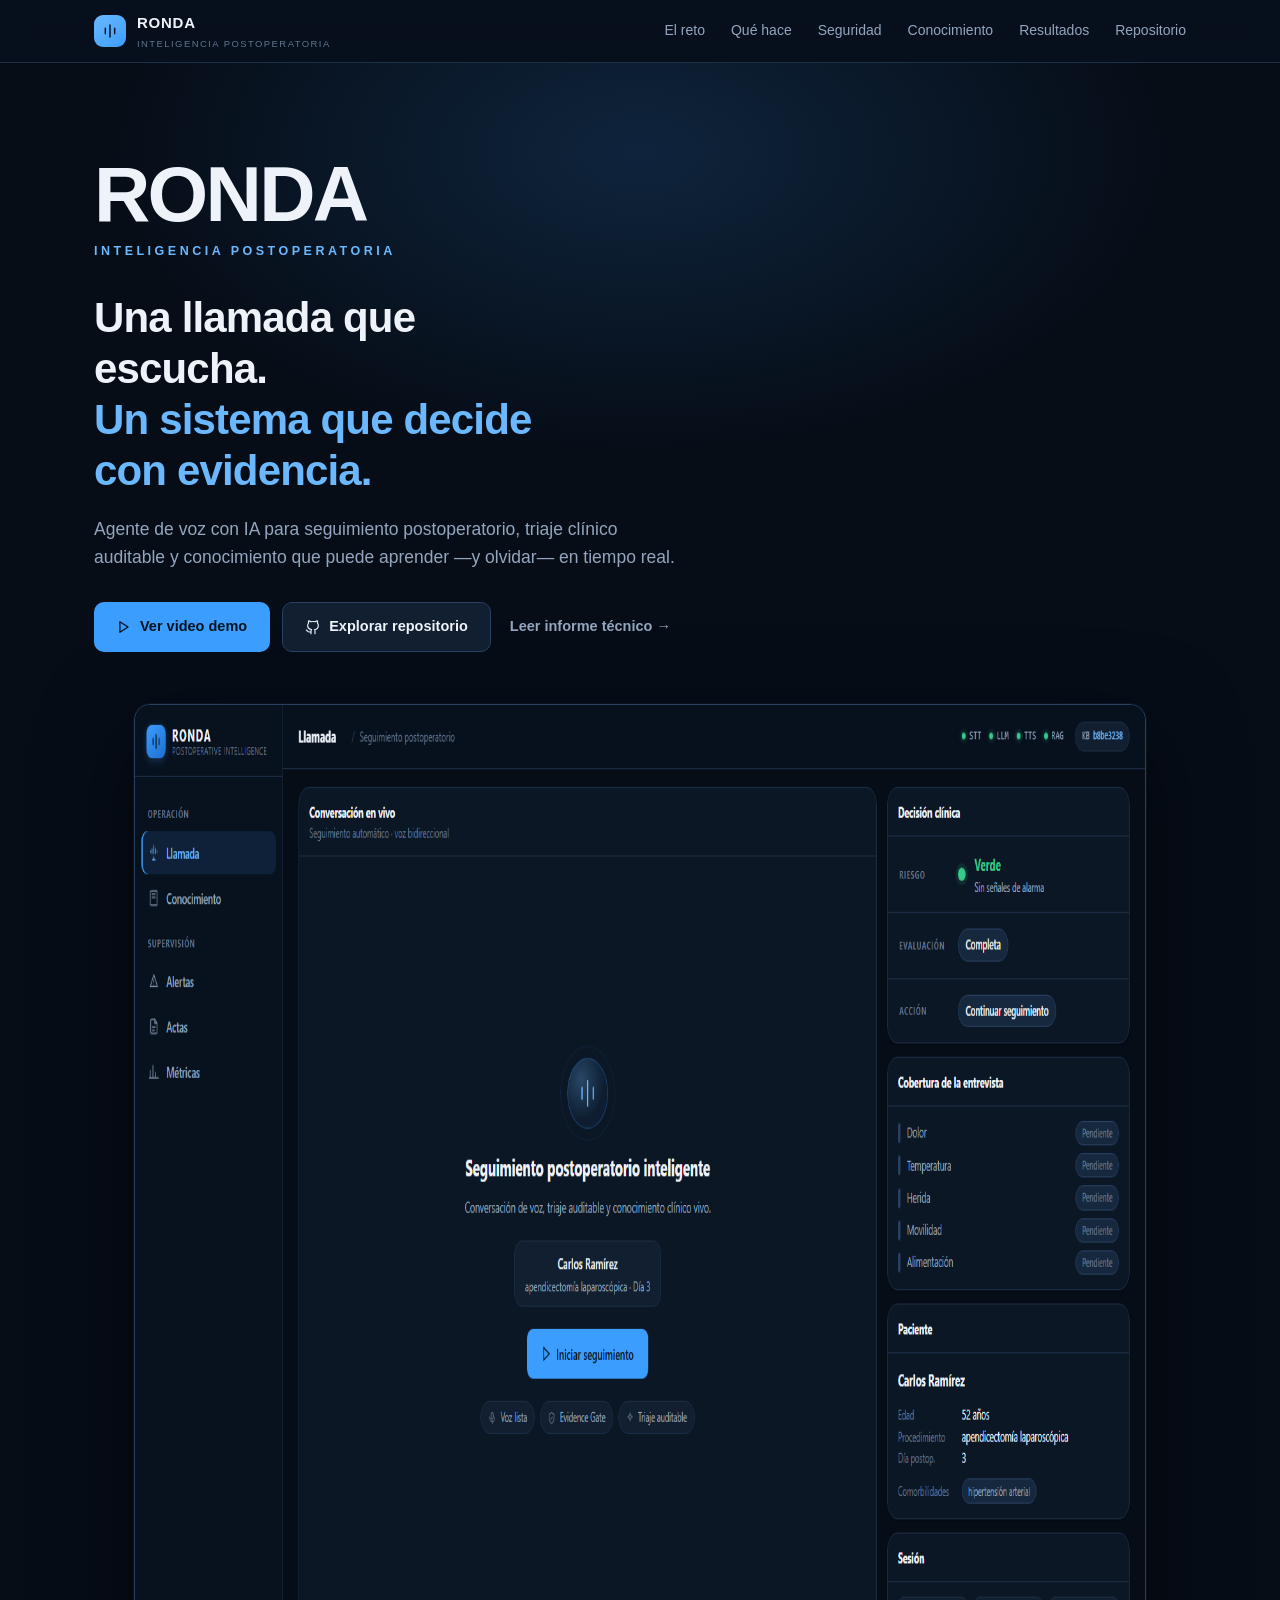
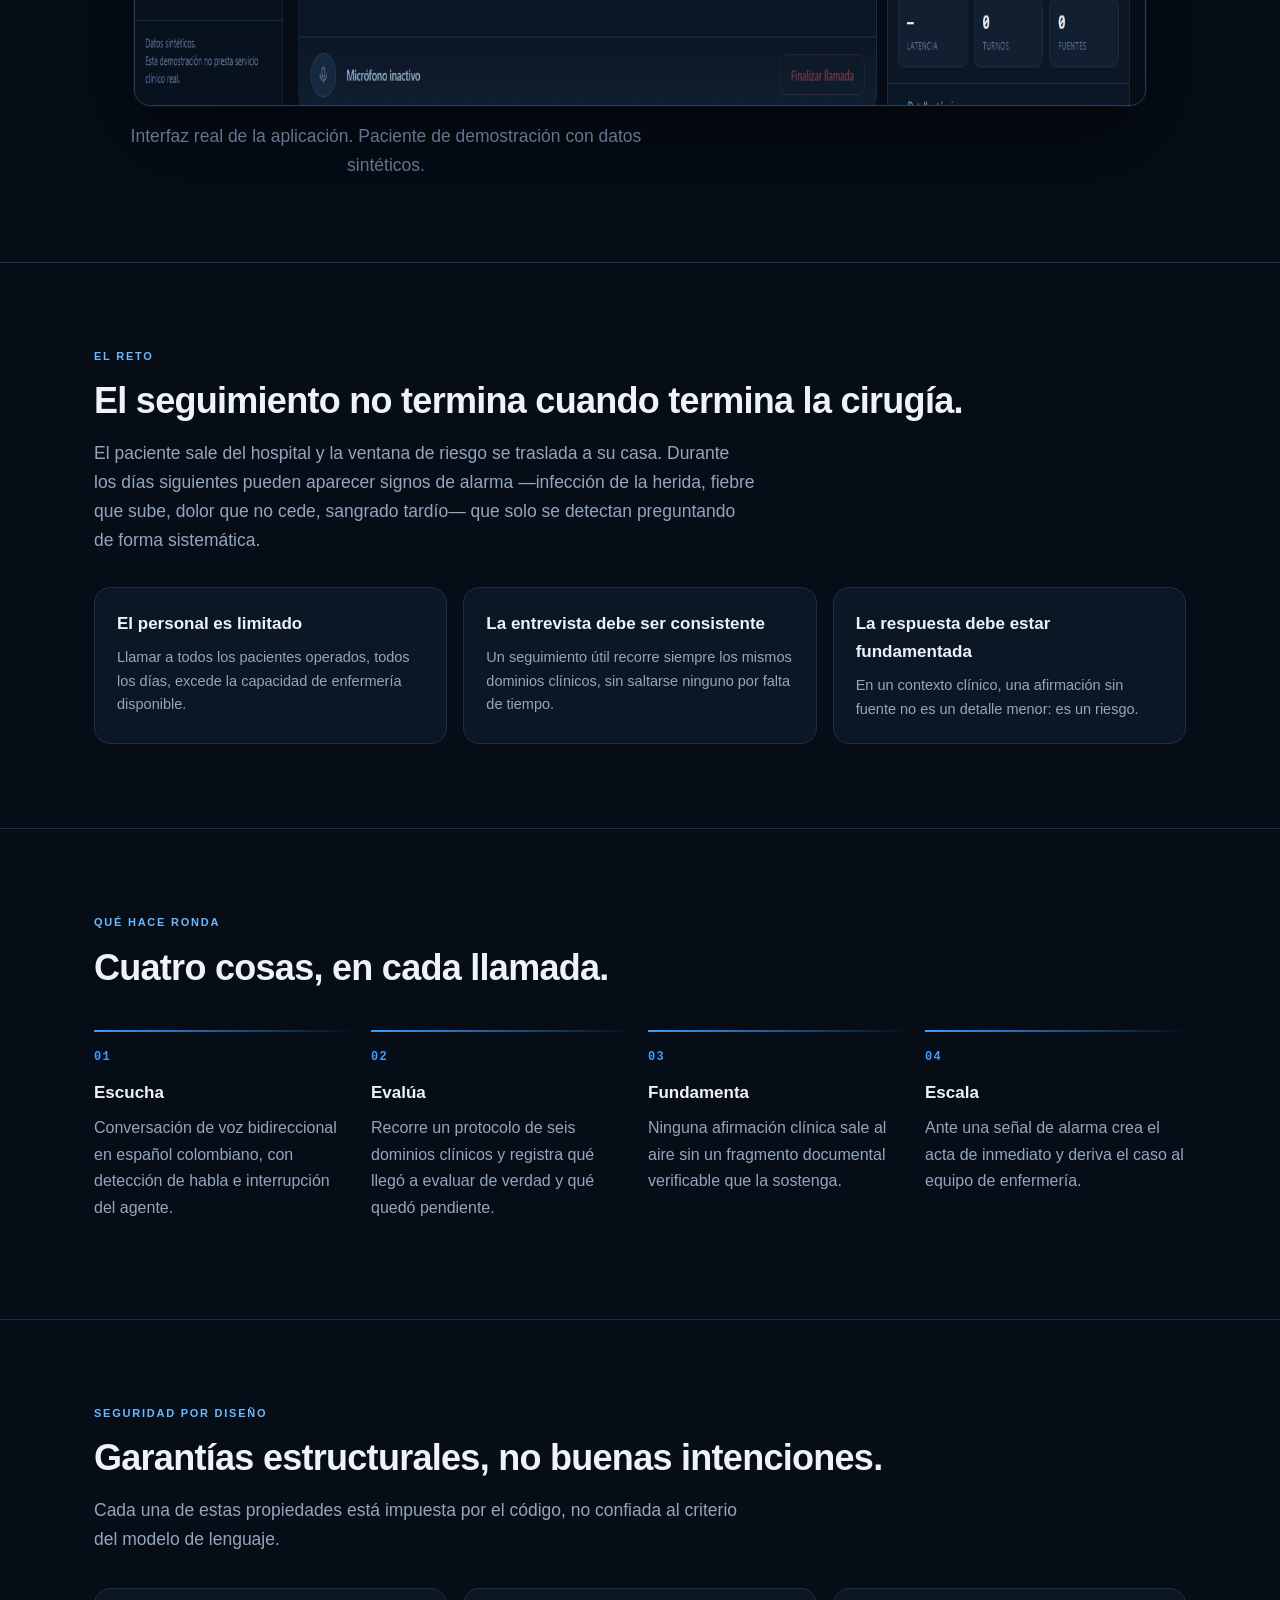
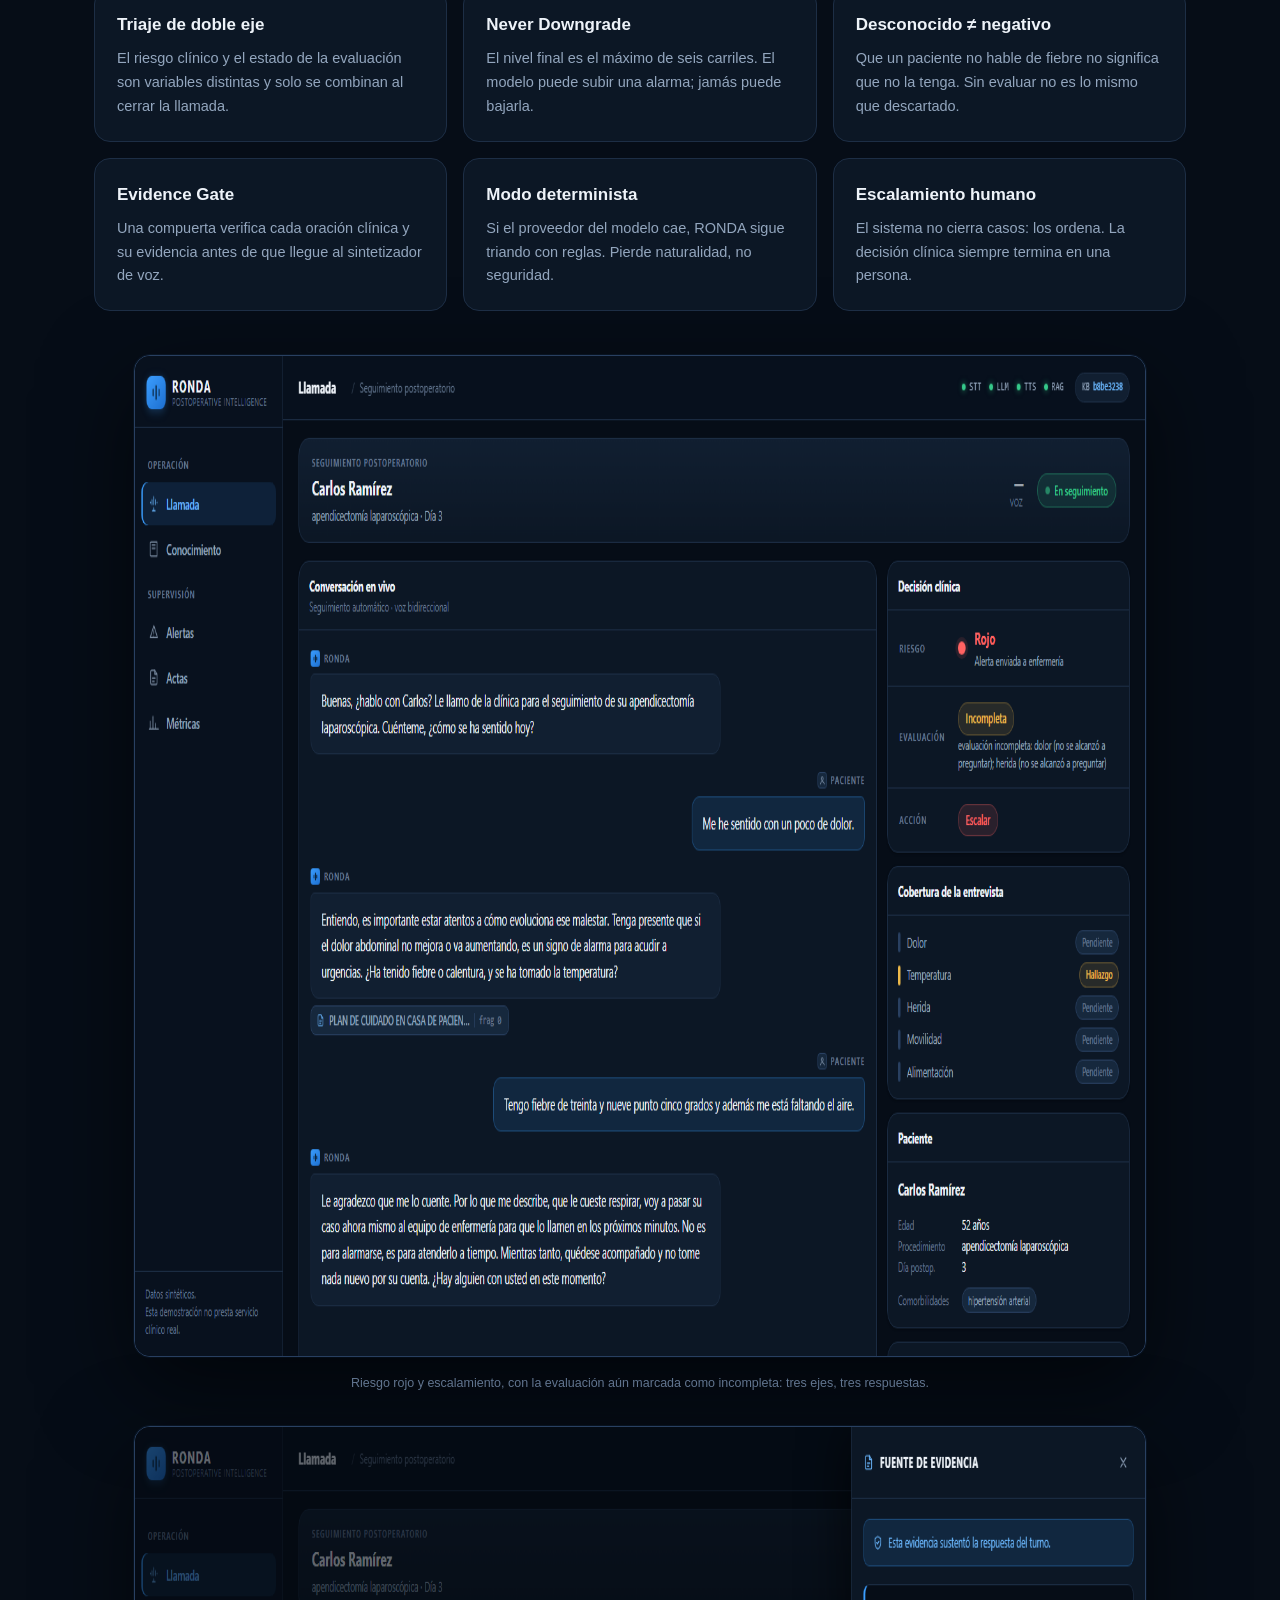
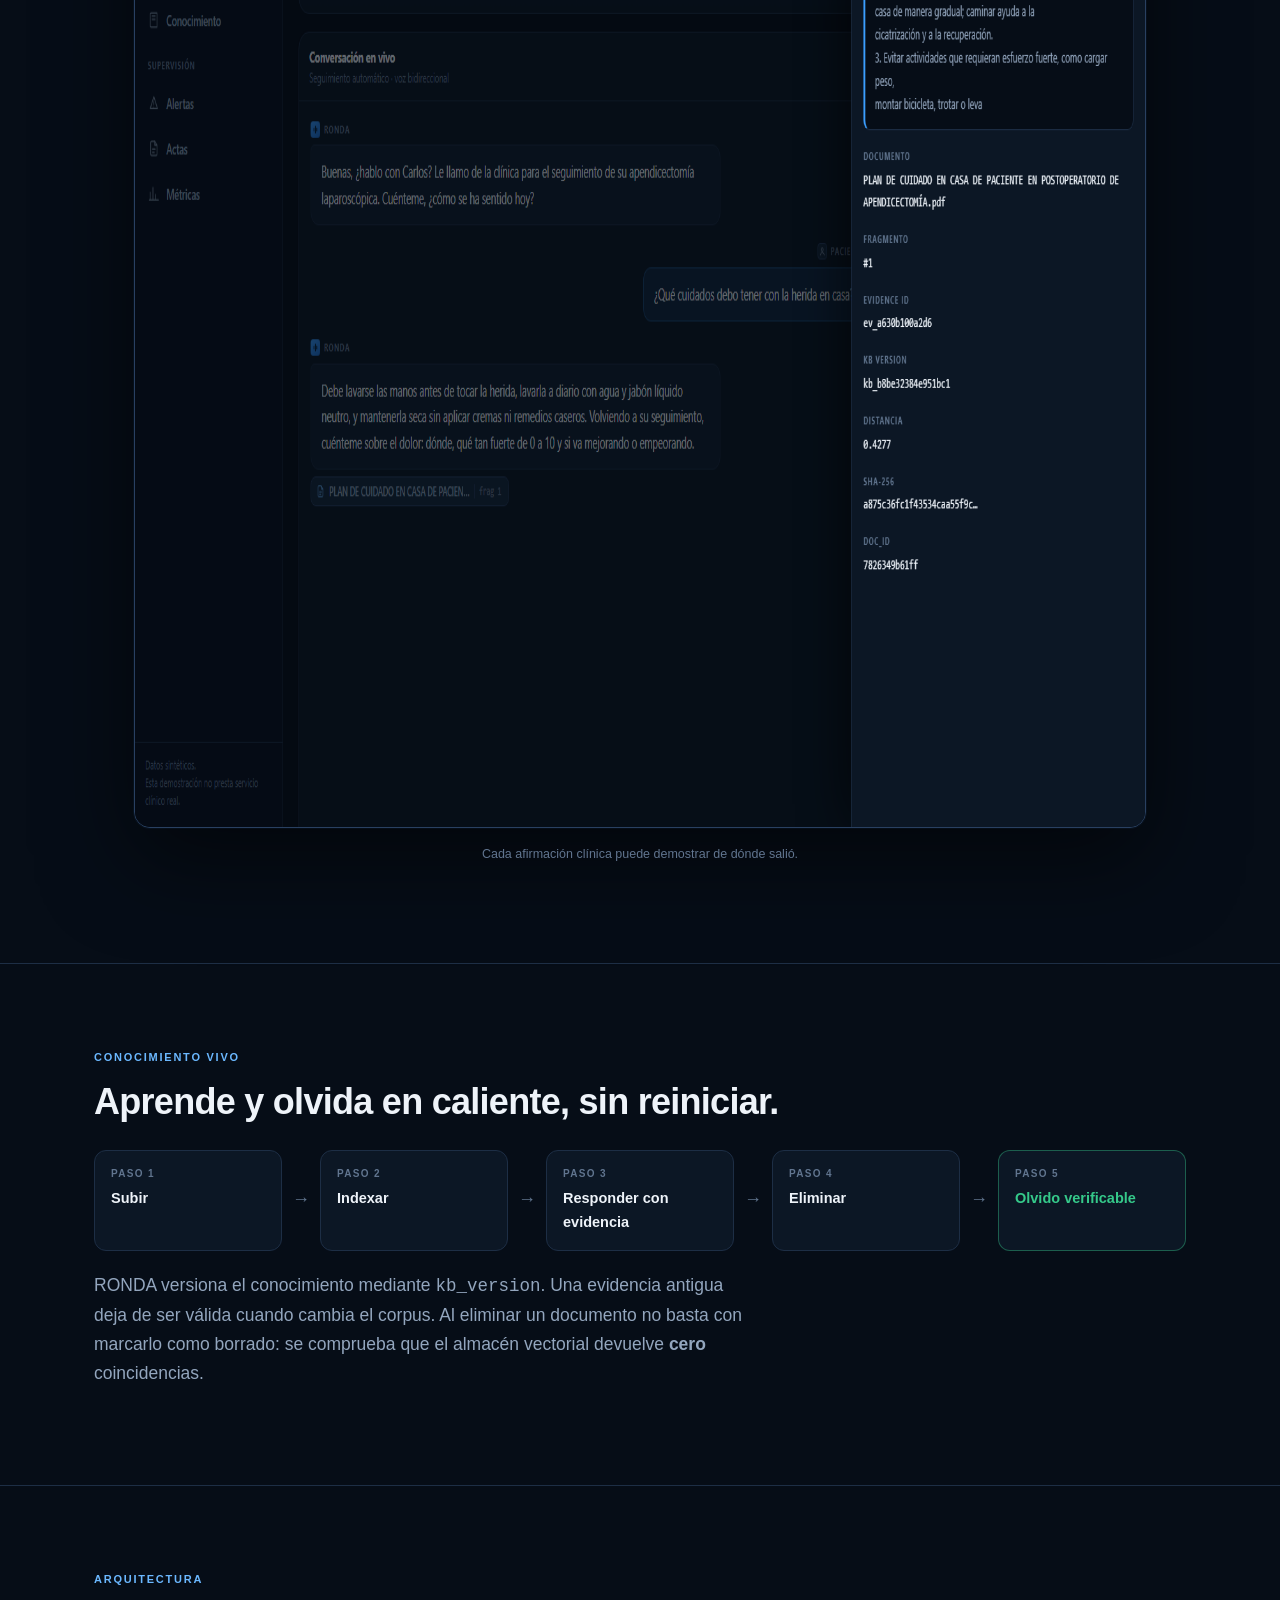
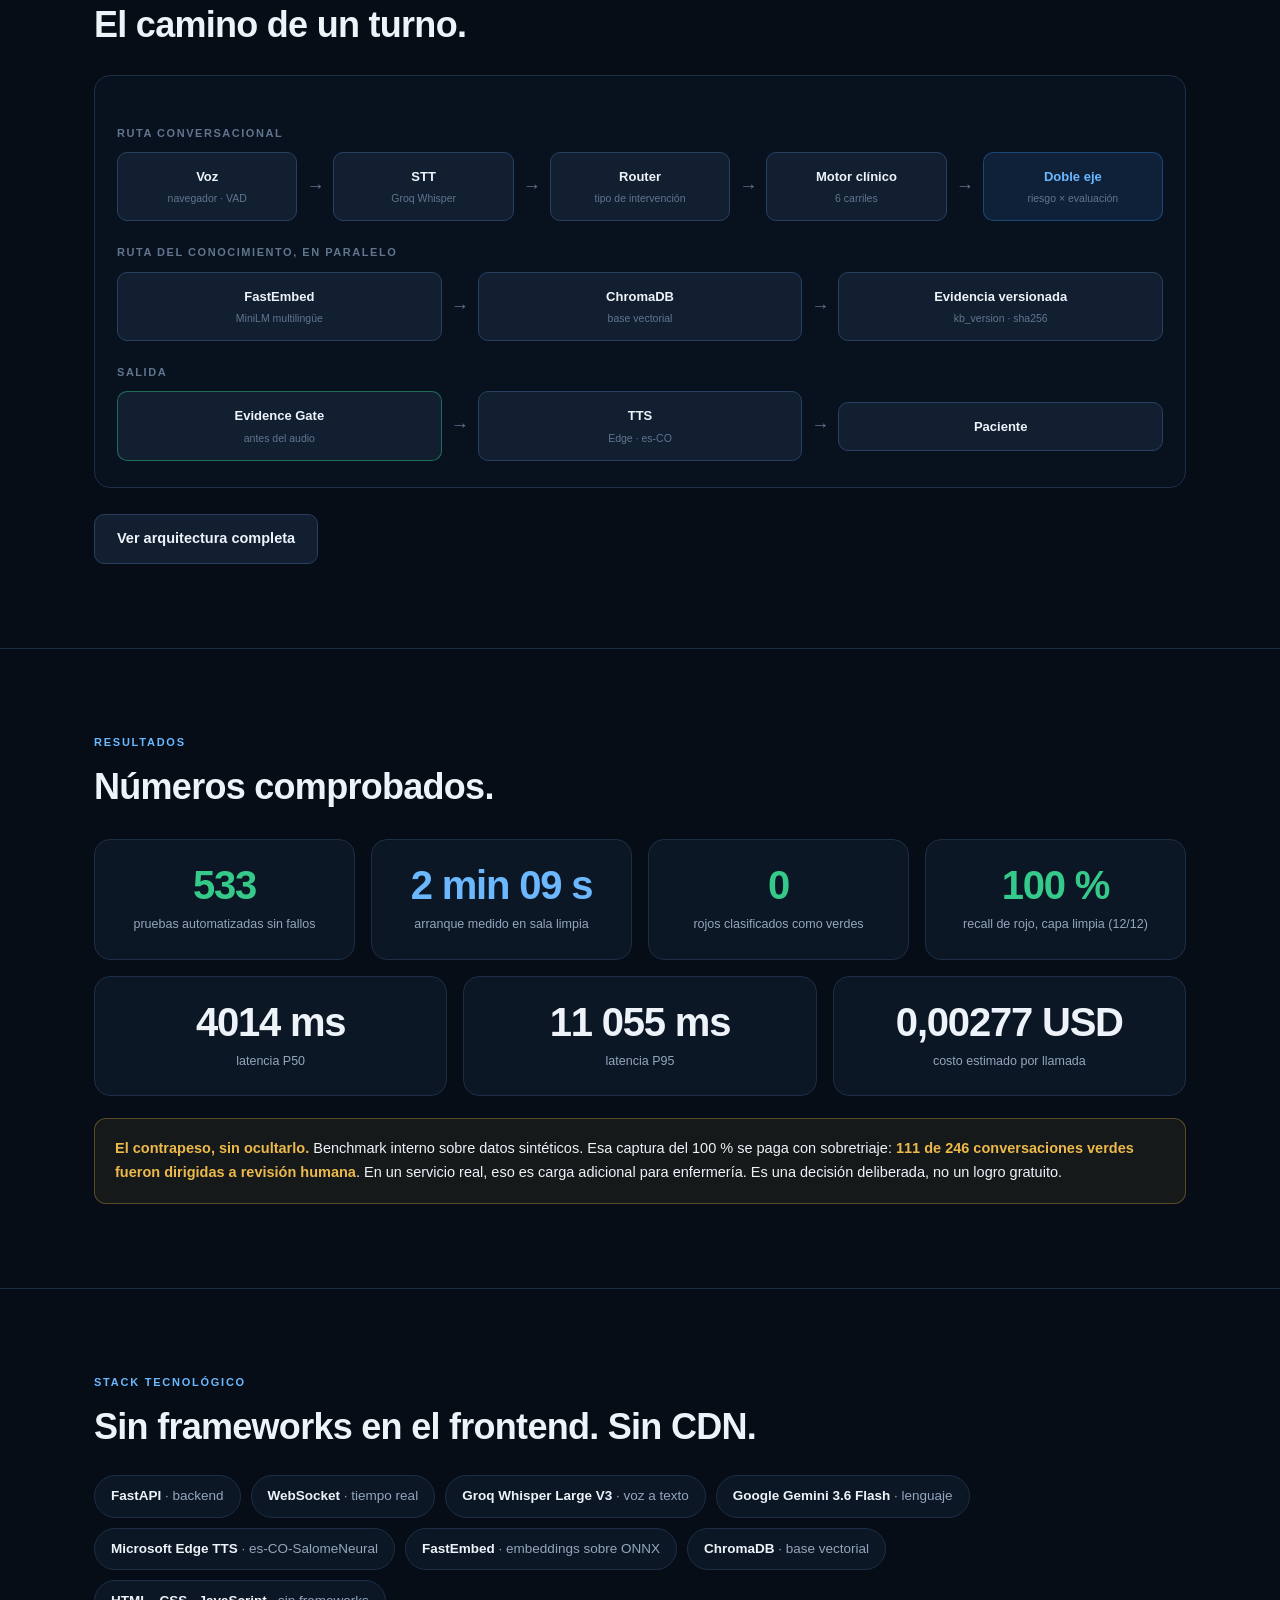
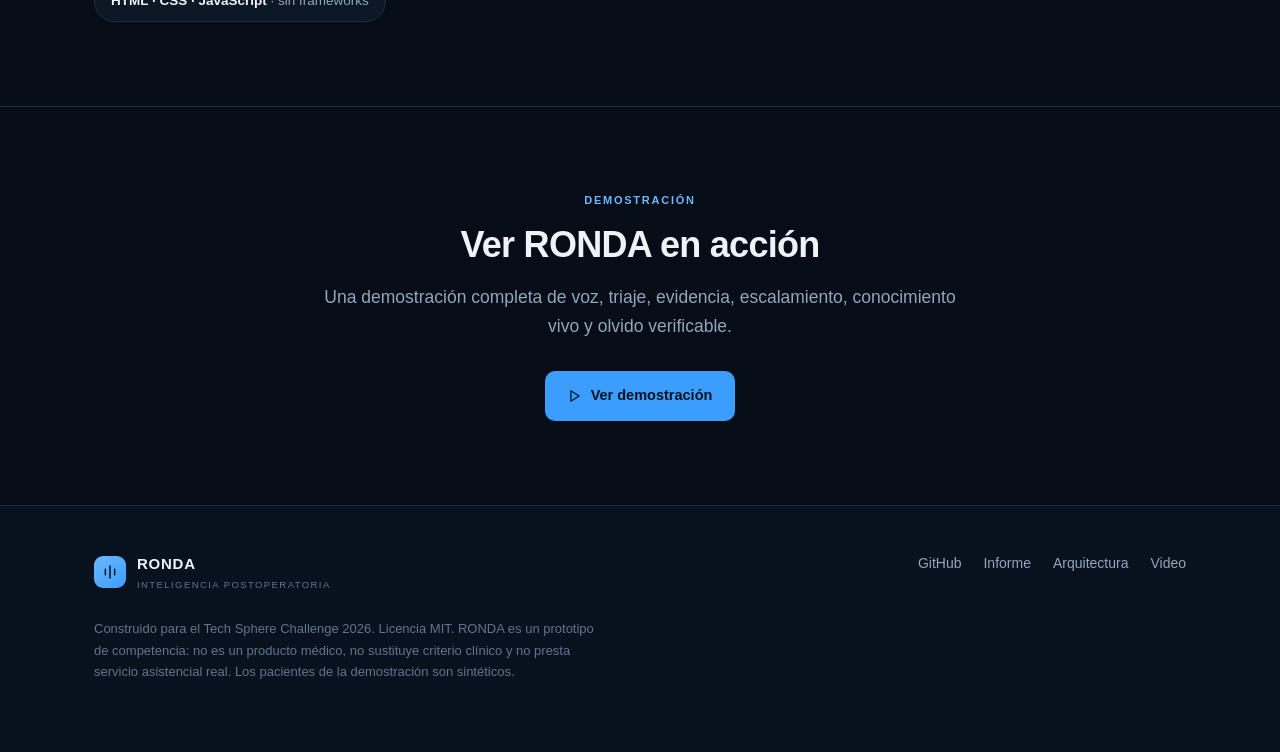
<file: site/index.html>
<!DOCTYPE html>
<html lang="es">
<head>
<meta charset="UTF-8" />
<meta name="viewport" content="width=device-width, initial-scale=1.0" />
<title>RONDA · Inteligencia postoperatoria</title>
<meta name="description" content="Agente de voz con IA para seguimiento postoperatorio, triaje clínico auditable, conocimiento vivo y RAG condicionado por evidencia." />
<link rel="stylesheet" href="styles.css" />
</head>
<body>

<header class="barra">
  <div class="envoltura">
    <div class="marca">
      <div class="marca-logo">
        <svg width="16" height="16" viewBox="0 0 24 24" fill="none" stroke="#04121F" stroke-width="2.2" stroke-linecap="round"><path d="M12 3v18M5 8v8M19 8v8"/></svg>
      </div>
      <div>
        <div class="marca-n">RONDA</div>
        <div class="marca-s">Inteligencia postoperatoria</div>
      </div>
    </div>
    <nav>
      <a href="#reto">El reto</a>
      <a href="#solucion">Qué hace</a>
      <a href="#seguridad">Seguridad</a>
      <a href="#conocimiento">Conocimiento</a>
      <a href="#resultados">Resultados</a>
      <a href="https://github.com/jpablortiz96/ronda-postoperative-ai" target="_blank" rel="noopener noreferrer">Repositorio</a>
    </nav>
  </div>
</header>

<!-- ══ Hero ══════════════════════════════════════════════════════════════ -->
<section class="hero">
  <div class="envoltura">
    <div class="hero-marca">RONDA</div>
    <div class="hero-sub">Inteligencia postoperatoria</div>

    <h1>Una llamada que escucha.<br /><span>Un sistema que decide con evidencia.</span></h1>

    <p>Agente de voz con IA para seguimiento postoperatorio, triaje clínico
       auditable y conocimiento que puede aprender —y olvidar— en tiempo real.</p>

    <div class="acciones">
      <a class="btn btn-1" href="https://youtu.be/4vaptuQEiQQ" target="_blank" rel="noopener noreferrer">
        <svg width="14" height="14" viewBox="0 0 24 24" fill="none" stroke="currentColor" stroke-width="2.2" stroke-linecap="round" stroke-linejoin="round"><path d="M5 3l14 9-14 9z"/></svg>
        Ver video demo
      </a>
      <a class="btn btn-2" href="https://github.com/jpablortiz96/ronda-postoperative-ai" target="_blank" rel="noopener noreferrer">
        <svg width="15" height="15" viewBox="0 0 24 24" fill="none" stroke="currentColor" stroke-width="1.8" stroke-linecap="round" stroke-linejoin="round"><path d="M9 19c-5 1.5-5-2.5-7-3m14 6v-3.9a3.4 3.4 0 0 0-.9-2.6c3-.3 6.2-1.5 6.2-6.7A5.2 5.2 0 0 0 19.9 5a4.9 4.9 0 0 0-.1-3.6s-1.1-.3-3.7 1.4a12.6 12.6 0 0 0-6.6 0C6.9 1.1 5.8 1.4 5.8 1.4A4.9 4.9 0 0 0 5.7 5a5.2 5.2 0 0 0-1.4 3.6c0 5.2 3.2 6.4 6.2 6.7a3.4 3.4 0 0 0-.9 2.6V22"/></svg>
        Explorar repositorio
      </a>
      <a class="btn btn-3" href="https://github.com/jpablortiz96/ronda-postoperative-ai/blob/main/docs/INFORME_FINAL.md" target="_blank" rel="noopener noreferrer">Leer informe técnico →</a>
    </div>
    
    <figure class="captura">
      <img src="assets/ronda-hero.png"
           alt="Pantalla de llamada de RONDA: conversación en vivo, decisión clínica de tres ejes, cobertura de la entrevista y ficha del paciente."
           width="1600" height="1000" />
    </figure>
    <p class="captura-pie">Interfaz real de la aplicación. Paciente de demostración con datos sintéticos.</p>
  </div>
</section>

<!-- ══ El reto ═══════════════════════════════════════════════════════════ -->
<section id="reto">
  <div class="envoltura">
    <div class="rotulo">El reto</div>
    <h2>El seguimiento no termina cuando termina la cirugía.</h2>
    <p class="plomo">
      El paciente sale del hospital y la ventana de riesgo se traslada a su casa.
      Durante los días siguientes pueden aparecer signos de alarma —infección de
      la herida, fiebre que sube, dolor que no cede, sangrado tardío— que solo se
      detectan preguntando de forma sistemática.
    </p>
    <div class="rejilla r3" style="margin-top:32px">
      <div class="tarjeta">
        <h3>El personal es limitado</h3>
        <p>Llamar a todos los pacientes operados, todos los días, excede la
           capacidad de enfermería disponible.</p>
      </div>
      <div class="tarjeta">
        <h3>La entrevista debe ser consistente</h3>
        <p>Un seguimiento útil recorre siempre los mismos dominios clínicos, sin
           saltarse ninguno por falta de tiempo.</p>
      </div>
      <div class="tarjeta">
        <h3>La respuesta debe estar fundamentada</h3>
        <p>En un contexto clínico, una afirmación sin fuente no es un detalle
           menor: es un riesgo.</p>
      </div>
    </div>
  </div>
</section>

<!-- ══ Qué hace ══════════════════════════════════════════════════════════ -->
<section id="solucion">
  <div class="envoltura">
    <div class="rotulo">Qué hace RONDA</div>
    <h2>Cuatro cosas, en cada llamada.</h2>
    <div class="rejilla r4" style="margin-top:34px">
      <div class="paso">
        <span class="n">01</span>
        <h3>Escucha</h3>
        <p>Conversación de voz bidireccional en español colombiano, con detección
           de habla e interrupción del agente.</p>
      </div>
      <div class="paso">
        <span class="n">02</span>
        <h3>Evalúa</h3>
        <p>Recorre un protocolo de seis dominios clínicos y registra qué llegó a
           evaluar de verdad y qué quedó pendiente.</p>
      </div>
      <div class="paso">
        <span class="n">03</span>
        <h3>Fundamenta</h3>
        <p>Ninguna afirmación clínica sale al aire sin un fragmento documental
           verificable que la sostenga.</p>
      </div>
      <div class="paso">
        <span class="n">04</span>
        <h3>Escala</h3>
        <p>Ante una señal de alarma crea el acta de inmediato y deriva el caso al
           equipo de enfermería.</p>
      </div>
    </div>
  </div>
</section>

<!-- ══ Seguridad ═════════════════════════════════════════════════════════ -->
<section id="seguridad">
  <div class="envoltura">
    <div class="rotulo">Seguridad por diseño</div>
    <h2>Garantías estructurales, no buenas intenciones.</h2>
    <p class="plomo">Cada una de estas propiedades está impuesta por el código, no
       confiada al criterio del modelo de lenguaje.</p>
    <div class="rejilla r3" style="margin-top:34px">
      <div class="tarjeta">
        <h3>Triaje de doble eje</h3>
        <p>El riesgo clínico y el estado de la evaluación son variables distintas
           y solo se combinan al cerrar la llamada.</p>
      </div>
      <div class="tarjeta">
        <h3>Never Downgrade</h3>
        <p>El nivel final es el máximo de seis carriles. El modelo puede subir una
           alarma; jamás puede bajarla.</p>
      </div>
      <div class="tarjeta">
        <h3>Desconocido ≠ negativo</h3>
        <p>Que un paciente no hable de fiebre no significa que no la tenga. Sin
           evaluar no es lo mismo que descartado.</p>
      </div>
      <div class="tarjeta">
        <h3>Evidence Gate</h3>
        <p>Una compuerta verifica cada oración clínica y su evidencia antes de que
           llegue al sintetizador de voz.</p>
      </div>
      <div class="tarjeta">
        <h3>Modo determinista</h3>
        <p>Si el proveedor del modelo cae, RONDA sigue triando con reglas. Pierde
           naturalidad, no seguridad.</p>
      </div>
      <div class="tarjeta">
        <h3>Escalamiento humano</h3>
        <p>El sistema no cierra casos: los ordena. La decisión clínica siempre
           termina en una persona.</p>
      </div>
    </div>
    <figure class="captura" style="margin-top:44px">
      <img src="assets/ronda-triaje-rojo.png" loading="lazy"
           alt="RONDA detecta fiebre alta y falta de aire: el riesgo pasa a rojo y la acción a escalar."
           width="1600" height="1000" />
    </figure>
    <p class="captura-pie">Riesgo rojo y escalamiento, con la evaluación aún marcada como incompleta: tres ejes, tres respuestas.</p>

    <figure class="captura" style="margin-top:32px">
      <img src="assets/ronda-evidencia.png" loading="lazy"
           alt="Panel de evidencia: documento, fragmento, evidence_id, kb_version, distancia y SHA-256."
           width="1600" height="1000" />
    </figure>
    <p class="captura-pie">Cada afirmación clínica puede demostrar de dónde salió.</p>
  </div>
</section>

<!-- ══ Conocimiento vivo ═════════════════════════════════════════════════ -->
<section id="conocimiento">
  <div class="envoltura">
    <div class="rotulo">Conocimiento vivo</div>
    <h2>Aprende y olvida en caliente, sin reiniciar.</h2>

    <div class="flujo">
      <div class="flujo-p"><div class="k">Paso 1</div><div class="v">Subir</div></div>
      <div class="flecha">→</div>
      <div class="flujo-p"><div class="k">Paso 2</div><div class="v">Indexar</div></div>
      <div class="flecha">→</div>
      <div class="flujo-p"><div class="k">Paso 3</div><div class="v">Responder con evidencia</div></div>
      <div class="flecha">→</div>
      <div class="flujo-p"><div class="k">Paso 4</div><div class="v">Eliminar</div></div>
      <div class="flecha">→</div>
      <div class="flujo-p ok"><div class="k">Paso 5</div><div class="v">Olvido verificable</div></div>
    </div>

    <p class="plomo">
      RONDA versiona el conocimiento mediante <code>kb_version</code>. Una
      evidencia antigua deja de ser válida cuando cambia el corpus. Al eliminar un
      documento no basta con marcarlo como borrado: se comprueba que el almacén
      vectorial devuelve <strong>cero</strong> coincidencias.
    </p>
  </div>
</section>

<!-- ══ Arquitectura ══════════════════════════════════════════════════════ -->
<section id="arquitectura">
  <div class="envoltura">
    <div class="rotulo">Arquitectura</div>
    <h2>El camino de un turno.</h2>

    <div class="arq" style="margin-top:28px">
      <div class="arq-etiqueta">Ruta conversacional</div>
      <div class="arq-fila">
        <div class="nodo">Voz<small>navegador · VAD</small></div>
        <div class="flecha">→</div>
        <div class="nodo">STT<small>Groq Whisper</small></div>
        <div class="flecha">→</div>
        <div class="nodo">Router<small>tipo de intervención</small></div>
        <div class="flecha">→</div>
        <div class="nodo">Motor clínico<small>6 carriles</small></div>
        <div class="flecha">→</div>
        <div class="nodo eje">Doble eje<small>riesgo × evaluación</small></div>
      </div>

      <div class="arq-etiqueta">Ruta del conocimiento, en paralelo</div>
      <div class="arq-fila">
        <div class="nodo">FastEmbed<small>MiniLM multilingüe</small></div>
        <div class="flecha">→</div>
        <div class="nodo">ChromaDB<small>base vectorial</small></div>
        <div class="flecha">→</div>
        <div class="nodo">Evidencia versionada<small>kb_version · sha256</small></div>
      </div>

      <div class="arq-etiqueta">Salida</div>
      <div class="arq-fila">
        <div class="nodo gate">Evidence Gate<small>antes del audio</small></div>
        <div class="flecha">→</div>
        <div class="nodo">TTS<small>Edge · es-CO</small></div>
        <div class="flecha">→</div>
        <div class="nodo">Paciente</div>
      </div>
    </div>

    <div class="acciones" style="margin-top:26px">
      <a class="btn btn-2" href="https://github.com/jpablortiz96/ronda-postoperative-ai/blob/main/docs/DIAGRAMA.md" target="_blank" rel="noopener noreferrer">Ver arquitectura completa</a>
    </div>
  </div>
</section>

<!-- ══ Resultados ════════════════════════════════════════════════════════ -->
<section id="resultados">
  <div class="envoltura">
    <div class="rotulo">Resultados</div>
    <h2>Números comprobados.</h2>

    <div class="rejilla r4" style="margin-top:30px">
      <div class="tarjeta cifra"><div class="v verde">533</div><div class="k">pruebas automatizadas sin fallos</div></div>
      <div class="tarjeta cifra"><div class="v azul">2 min 09 s</div><div class="k">arranque medido en sala limpia</div></div>
      <div class="tarjeta cifra"><div class="v verde">0</div><div class="k">rojos clasificados como verdes</div></div>
      <div class="tarjeta cifra"><div class="v verde">100 %</div><div class="k">recall de rojo, capa limpia (12/12)</div></div>
    </div>
    <div class="rejilla r3" style="margin-top:16px">
      <div class="tarjeta cifra"><div class="v">4014 ms</div><div class="k">latencia P50</div></div>
      <div class="tarjeta cifra"><div class="v">11 055 ms</div><div class="k">latencia P95</div></div>
      <div class="tarjeta cifra"><div class="v">0,00277 USD</div><div class="k">costo estimado por llamada</div></div>
    </div>

    <div class="contrapeso">
      <p><strong>El contrapeso, sin ocultarlo.</strong> Benchmark interno sobre
         datos sintéticos. Esa captura del 100 % se paga con sobretriaje:
         <strong>111 de 246 conversaciones verdes fueron dirigidas a revisión
         humana</strong>. En un servicio real, eso es carga adicional para
         enfermería. Es una decisión deliberada, no un logro gratuito.</p>
    </div>
  </div>
</section>

<!-- ══ Stack ═════════════════════════════════════════════════════════════ -->
<section id="stack">
  <div class="envoltura">
    <div class="rotulo">Stack tecnológico</div>
    <h2>Sin frameworks en el frontend. Sin CDN.</h2>
    <div class="stack" style="margin-top:26px">
      <span class="pieza"><b>FastAPI</b> · backend</span>
      <span class="pieza"><b>WebSocket</b> · tiempo real</span>
      <span class="pieza"><b>Groq Whisper Large V3</b> · voz a texto</span>
      <span class="pieza"><b>Google Gemini 3.6 Flash</b> · lenguaje</span>
      <span class="pieza"><b>Microsoft Edge TTS</b> · es-CO-SalomeNeural</span>
      <span class="pieza"><b>FastEmbed</b> · embeddings sobre ONNX</span>
      <span class="pieza"><b>ChromaDB</b> · base vectorial</span>
      <span class="pieza"><b>HTML · CSS · JavaScript</b> · sin frameworks</span>
    </div>
  </div>
</section>

<!-- ══ Video ═════════════════════════════════════════════════════════════ -->
<section id="video">
  <div class="envoltura" style="text-align:center">
    <div class="rotulo">Demostración</div>
    <h2>Ver RONDA en acción</h2>
    <p class="plomo" style="margin:0 auto 26px">Una demostración completa de voz, triaje,
       evidencia, escalamiento, conocimiento vivo y olvido verificable.</p>
    <div class="acciones" style="justify-content:center">
      <a class="btn btn-1" href="https://youtu.be/4vaptuQEiQQ" target="_blank" rel="noopener noreferrer">
        <svg width="14" height="14" viewBox="0 0 24 24" fill="none" stroke="currentColor" stroke-width="2.2" stroke-linecap="round" stroke-linejoin="round"><path d="M5 3l14 9-14 9z"/></svg>
        Ver demostración
      </a>
    </div>
  </div>
</section>

<footer>
  <div class="envoltura">
    <div class="pie-fila">
      <div class="marca">
        <div class="marca-logo">
          <svg width="16" height="16" viewBox="0 0 24 24" fill="none" stroke="#04121F" stroke-width="2.2" stroke-linecap="round"><path d="M12 3v18M5 8v8M19 8v8"/></svg>
        </div>
        <div>
          <div class="marca-n">RONDA</div>
          <div class="marca-s">Inteligencia postoperatoria</div>
        </div>
      </div>
      <nav>
        <a href="https://github.com/jpablortiz96/ronda-postoperative-ai" target="_blank" rel="noopener noreferrer">GitHub</a>
        <a href="https://github.com/jpablortiz96/ronda-postoperative-ai/blob/main/docs/INFORME_FINAL.md" target="_blank" rel="noopener noreferrer">Informe</a>
        <a href="https://github.com/jpablortiz96/ronda-postoperative-ai/blob/main/docs/DIAGRAMA.md" target="_blank" rel="noopener noreferrer">Arquitectura</a>
        <a href="https://youtu.be/4vaptuQEiQQ" target="_blank" rel="noopener noreferrer">Video</a>
      </nav>
    </div>
    <p class="pie-nota">
      Construido para el Tech Sphere Challenge 2026. Licencia MIT.
      RONDA es un prototipo de competencia: no es un producto médico, no sustituye
      criterio clínico y no presta servicio asistencial real. Los pacientes de la
      demostración son sintéticos.
    </p>
  </div>
</footer>

</body>
</html>
</file>
<file: site/styles.css>
/* ============================================================================
   RONDA · sitio del proyecto
   Misma identidad visual que la aplicación: azul profundo, acento eléctrico
   contenido, y verde/amarillo/rojo reservados EXCLUSIVAMENTE para estado
   clínico. Si algo es rojo aquí, habla de un paciente en riesgo.
   Cero frameworks, cero CDN, cero fuentes remotas.
   ========================================================================== */
:root {
  --bg: #060D17;
  --shell: #08111E;
  --surface: #0C1725;
  --surface-2: #111F31;
  --border: #1D2E45;
  --border-2: #294061;
  --text: #EEF3F9;
  --muted: #93A6BE;
  --faint: #61758F;
  --accent: #3B9EFF;
  --accent-2: #6BB8FF;
  --accent-dim: rgba(59, 158, 255, .12);
  --accent-line: rgba(59, 158, 255, .30);
  --green: #35C98A;
  --yellow: #EDB94A;
  --red: #FF6262;
  --r: 12px; --r-lg: 16px;
  --font: -apple-system, BlinkMacSystemFont, "Segoe UI", Roboto, "Helvetica Neue", Arial, sans-serif;
  --mono: ui-monospace, SFMono-Regular, "SF Mono", Menlo, Consolas, monospace;
  --ancho: 1140px;
}

*, *::before, *::after { box-sizing: border-box; }
html { scroll-behavior: smooth; }
html, body { margin: 0; padding: 0; }
body {
  background: var(--bg); color: var(--text);
  font-family: var(--font); font-size: 16px; line-height: 1.65;
  min-width: 320px; overflow-x: hidden;
  -webkit-font-smoothing: antialiased;
}
img, svg { display: block; max-width: 100%; }
a { color: var(--accent-2); text-decoration: none; }
a:hover { color: var(--accent); }
:focus-visible { outline: 2px solid var(--accent); outline-offset: 3px; border-radius: 6px; }
[hidden] { display: none !important; }

.envoltura { max-width: var(--ancho); margin: 0 auto; padding: 0 24px; }
section { padding: 84px 0; border-top: 1px solid var(--border); }
.rotulo {
  font-size: 11px; font-weight: 700; letter-spacing: .16em;
  text-transform: uppercase; color: var(--accent-2); margin-bottom: 14px;
}
h2 { font-size: clamp(26px, 3.4vw, 36px); line-height: 1.22; margin: 0 0 16px;
     letter-spacing: -.02em; font-weight: 660; }
h3 { font-size: 17px; margin: 0 0 8px; font-weight: 640; }
p { color: var(--muted); margin: 0 0 14px; }
.plomo { font-size: 17.5px; max-width: 68ch; }

/* ── Barra superior ─────────────────────────────────────────────────────── */
.barra {
  position: sticky; top: 0; z-index: 50;
  background: rgba(8, 17, 30, .82); backdrop-filter: blur(14px);
  border-bottom: 1px solid var(--border);
}
.barra .envoltura { display: flex; align-items: center; gap: 12px; height: 62px; }
.marca { display: flex; align-items: center; gap: 11px; }
.marca-logo {
  width: 32px; height: 32px; border-radius: 9px; display: grid; place-items: center;
  background: linear-gradient(140deg, var(--accent-2), var(--accent));
}
.marca-n { font-weight: 700; letter-spacing: .05em; font-size: 15px; }
.marca-s { font-size: 9.5px; letter-spacing: .15em; text-transform: uppercase; color: var(--faint); }
.barra nav { margin-left: auto; display: flex; gap: 26px; align-items: center; }
.barra nav a { color: var(--muted); font-size: 14px; }
.barra nav a:hover { color: var(--text); }

/* ── Hero ───────────────────────────────────────────────────────────────── */
.hero { padding: 92px 0 68px; border-top: none; position: relative; overflow: hidden; }
.hero::before {
  content: ""; position: absolute; inset: -220px 0 auto 50%; transform: translateX(-50%);
  width: 1100px; height: 620px; pointer-events: none;
  background: radial-gradient(ellipse at center, rgba(59,158,255,.16), transparent 68%);
}
.hero .envoltura { position: relative; }
.hero-marca { font-size: clamp(46px, 8vw, 78px); font-weight: 720; letter-spacing: -.035em;
              line-height: 1; margin: 0 0 8px; }
.hero-sub { font-size: 12.5px; font-weight: 700; letter-spacing: .28em;
            text-transform: uppercase; color: var(--accent-2); margin-bottom: 30px; }
.hero h1 { font-size: clamp(27px, 4.4vw, 42px); font-weight: 640; line-height: 1.22;
           letter-spacing: -.02em; margin: 0 0 18px; max-width: 20ch; }
.hero h1 span { color: var(--accent-2); }
.hero p { font-size: 17.5px; max-width: 60ch; }

.acciones { display: flex; flex-wrap: wrap; gap: 12px; margin-top: 30px; }
.btn {
  display: inline-flex; align-items: center; gap: 9px;
  padding: 12px 22px; border-radius: 10px; font-size: 14.5px; font-weight: 620;
  border: 1px solid transparent; cursor: pointer; transition: all 160ms ease;
}
.btn-1 { background: var(--accent); color: #04121F; }
.btn-1:hover { background: var(--accent-2); color: #04121F; }
.btn-2 { background: var(--surface-2); border-color: var(--border-2); color: var(--text); }
.btn-2:hover { background: #16283D; color: var(--text); }
.btn-3 { color: var(--muted); padding: 12px 6px; }
.btn-3:hover { color: var(--text); }
.aviso-video {
  margin-top: 14px; font-size: 13px; color: var(--faint);
}

.captura {
  margin-top: 52px; border-radius: var(--r-lg); overflow: hidden;
  border: 1px solid var(--border-2);
  box-shadow: 0 30px 90px rgba(0,0,0,.55), 0 0 0 1px rgba(59,158,255,.07);
}
.captura img { width: 100%; }
.captura-pie { font-size: 12.5px; color: var(--faint); text-align: center; margin-top: 12px; }

/* ── Rejillas ───────────────────────────────────────────────────────────── */
.rejilla { display: grid; gap: 16px; }
.r2 { grid-template-columns: repeat(2, minmax(0, 1fr)); }
.r3 { grid-template-columns: repeat(3, minmax(0, 1fr)); }
.r4 { grid-template-columns: repeat(4, minmax(0, 1fr)); }

.tarjeta {
  background: var(--surface); border: 1px solid var(--border);
  border-radius: var(--r-lg); padding: 22px;
}
.tarjeta h3 { color: var(--text); }
.tarjeta p { font-size: 14.5px; margin: 0; }

/* ── Pasos ──────────────────────────────────────────────────────────────── */
.paso { position: relative; padding-top: 6px; }
.paso .n {
  font-family: var(--mono); font-size: 12px; font-weight: 700; color: var(--accent);
  letter-spacing: .1em; display: block; margin-bottom: 12px;
}
.paso::before {
  content: ""; display: block; height: 2px; margin-bottom: 16px;
  background: linear-gradient(90deg, var(--accent), transparent);
}

/* ── Flujo del conocimiento vivo ────────────────────────────────────────── */
.flujo { display: flex; flex-wrap: wrap; gap: 10px; align-items: stretch; margin: 26px 0 20px; }
.flujo-p {
  flex: 1 1 150px; background: var(--surface); border: 1px solid var(--border);
  border-radius: var(--r); padding: 15px 16px;
}
.flujo-p .k { font-size: 10px; letter-spacing: .13em; text-transform: uppercase;
              color: var(--faint); font-weight: 700; }
.flujo-p .v { font-size: 14.5px; font-weight: 620; margin-top: 5px; }
.flujo-p.ok { border-color: rgba(53,201,138,.4); }
.flujo-p.ok .v { color: var(--green); }
.flecha { align-self: center; color: var(--faint); font-size: 18px; }

/* ── Arquitectura ───────────────────────────────────────────────────────── */
.arq { background: var(--shell); border: 1px solid var(--border); border-radius: var(--r-lg);
       padding: 26px 22px; overflow-x: auto; }
.arq-fila { display: flex; align-items: center; gap: 9px; min-width: 640px; }
.arq-fila + .arq-fila { margin-top: 14px; }
.nodo {
  flex: 1; text-align: center; padding: 13px 8px; border-radius: 10px;
  background: var(--surface-2); border: 1px solid var(--border-2);
  font-size: 13px; font-weight: 600;
}
.nodo small { display: block; font-size: 10.5px; color: var(--faint); font-weight: 500; margin-top: 3px; }
.nodo.eje { border-color: var(--accent-line); background: var(--accent-dim); color: var(--accent-2); }
.nodo.gate { border-color: rgba(53,201,138,.45); }
.arq-etiqueta { font-size: 11px; letter-spacing: .14em; text-transform: uppercase;
                color: var(--faint); font-weight: 700; margin: 22px 0 10px; }

/* ── Resultados ─────────────────────────────────────────────────────────── */
.cifra { text-align: center; padding: 24px 14px; }
.cifra .v { font-size: clamp(28px, 3.6vw, 40px); font-weight: 700; letter-spacing: -.03em;
            line-height: 1.05; }
.cifra .k { font-size: 12.5px; color: var(--muted); margin-top: 8px; }
.cifra .v.verde { color: var(--green); }
.cifra .v.azul { color: var(--accent-2); }
.contrapeso {
  margin-top: 22px; padding: 18px 20px; border-radius: var(--r);
  background: rgba(237,185,74,.07); border: 1px solid rgba(237,185,74,.32);
}
.contrapeso p { color: var(--text); font-size: 14.5px; margin: 0; }
.contrapeso strong { color: var(--yellow); }

/* ── Stack ──────────────────────────────────────────────────────────────── */
.stack { display: flex; flex-wrap: wrap; gap: 10px; }
.pieza {
  padding: 9px 16px; border-radius: 999px; font-size: 13.5px;
  background: var(--surface); border: 1px solid var(--border); color: var(--muted);
}
.pieza b { color: var(--text); font-weight: 620; }

/* ── Pie ────────────────────────────────────────────────────────────────── */
footer { border-top: 1px solid var(--border); padding: 46px 0 56px; background: var(--shell); }
.pie-fila { display: flex; flex-wrap: wrap; gap: 24px; align-items: flex-start; }
.pie-fila nav { margin-left: auto; display: flex; flex-wrap: wrap; gap: 22px; }
.pie-fila nav a { color: var(--muted); font-size: 14px; }
.pie-nota { font-size: 13px; color: var(--faint); margin-top: 26px; max-width: 70ch; }

/* ── Adaptable ──────────────────────────────────────────────────────────── */
@media (max-width: 940px) {
  .r4 { grid-template-columns: repeat(2, minmax(0, 1fr)); }
  .r3 { grid-template-columns: repeat(2, minmax(0, 1fr)); }
  .barra nav { display: none; }
}
@media (max-width: 620px) {
  section { padding: 60px 0; }
  .hero { padding: 60px 0 48px; }
  .r2, .r3, .r4 { grid-template-columns: minmax(0, 1fr); }
  .acciones .btn { width: 100%; justify-content: center; }
  .pie-fila nav { margin-left: 0; }
}
@media (prefers-reduced-motion: reduce) {
  html { scroll-behavior: auto; }
  * { transition: none !important; animation: none !important; }
}
</file>
